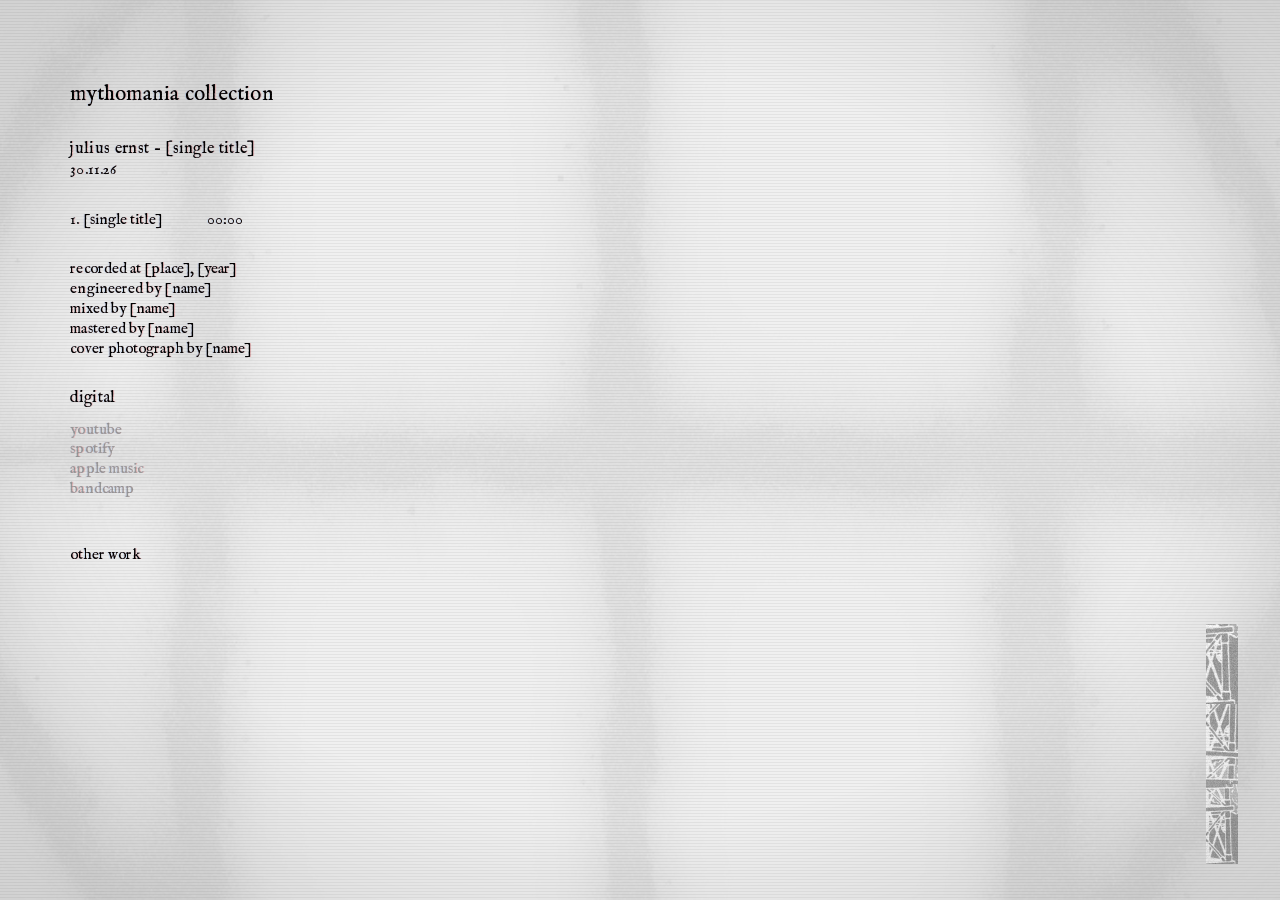
<file: index.html>
<!DOCTYPE html>
<html lang="en">
<head>
<meta charset="utf-8">
<meta name="viewport" content="width=device-width, initial-scale=1">
<title>Julius Ernst</title>
<meta name="description" content="Julius Ernst: musician, director and cinematographer. Copenhagen / Bari.">
<meta property="og:title" content="Julius Ernst">
<meta property="og:description" content="Musician, director and cinematographer. Copenhagen / Bari.">
<meta property="og:type" content="profile">
<meta property="og:url" content="https://mythomaniacollection.com/">
<meta property="og:image" content="https://mythomaniacollection.com/images/logo.jpg">
<script type="application/ld+json">
{
  "@context": "https://schema.org",
  "@type": "Person",
  "name": "Julius Ernst",
  "url": "https://mythomaniacollection.com/",
  "image": "https://mythomaniacollection.com/images/logo.jpg",
  "jobTitle": ["Musician", "Film director", "Cinematographer"],
  "alumniOf": { "@type": "CollegeOrUniversity", "name": "National Film School of Denmark" },
  "homeLocation": [
    { "@type": "City", "name": "Copenhagen" },
    { "@type": "City", "name": "Bari" }
  ],
  "memberOf": [
    { "@type": "MusicGroup", "name": "Ocean View" },
    { "@type": "MusicGroup", "name": "J.E. Useless" },
    { "@type": "MusicGroup", "name": "Josiah Konder" }
  ],
  "sameAs": [
    "https://josiahkonder.bandcamp.com/"
  ]
}
</script>
<link rel="stylesheet" href="/style.css">
</head>
<body>
<a class="home" href="/" aria-label="Home"><img src="/images/home.jpg" alt=""></a>
<main id="app"></main>
<script src="/site.js"></script>
</body>
</html>
</file>
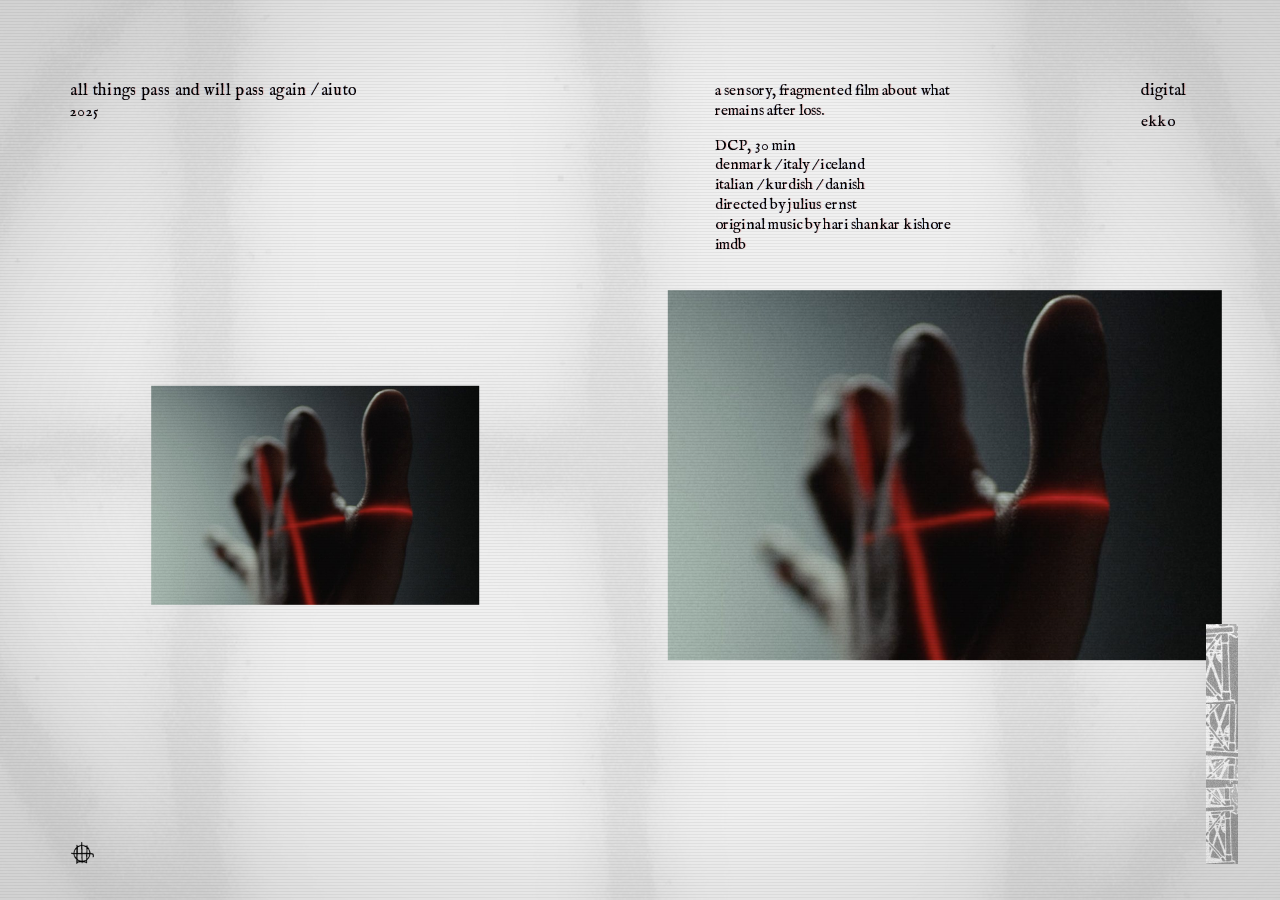
<file: all-things-pass-and-will-pass-again/index.html>
<!DOCTYPE html>
<html lang="en">
<head>
<meta charset="utf-8">
<meta name="viewport" content="width=device-width, initial-scale=1">
<title>Julius Ernst</title>
<meta property="og:image" content="https://mythomaniacollection.com/images/logo.jpg">
<link rel="stylesheet" href="/style.css">
</head>
<body>
<a class="home" href="/" aria-label="Home"><img src="/images/home.jpg" alt=""></a>
<main id="app"></main>
<script src="/site.js"></script>
</body>
</html>
</file>
<file: style.css>
@font-face { font-family: "IM Fell English"; src: url("/fonts/im-fell-english-latin-400-normal.woff2") format("woff2"); font-weight: 400; font-display: swap; }
:root {
  /* layout idea: a release sheet in the top left corner, left-aligned with a ragged right edge */
  --paper: #f0f0f0;   /* grey, from the first version */
  --ink: #000000;     /* black text */
  --muted: #9a9a9a;   /* links not live yet */
  --font-body: "IM Fell English", Georgia, serif;
  color-scheme: light;
}
* { box-sizing: border-box; }
html { background: var(--paper); }
html, body { margin: 0; color: var(--ink); }
body {
  font-family: var(--font-body);
  font-size: 15px;
  line-height: 1.32;
  letter-spacing: .005em;
  text-transform: lowercase;  /* no capitals anywhere */
  padding: 9vh 3.3vw 80px 5.5vw;
  -webkit-font-smoothing: antialiased;
}
main { display: grid; gap: 30px; justify-items: start; }
a { color: var(--ink); text-decoration: none; }
a:hover, a:focus-visible { text-decoration: none; }
a:focus-visible { outline: 1px dotted var(--ink); outline-offset: 2px; }
h1, h2 { font-size: 16px; font-weight: 400; letter-spacing: .02em; margin: 0; }
section { display: grid; gap: 10px; justify-items: start; }
ol, ul { list-style: none; margin: 0; padding: 0; }
/* a tab stop, not a box: the value sits after the title, the right edge stays ragged */
.rows li { display: grid; grid-template-columns: 23em auto; column-gap: 1.5em; }
.rows .y { font-variant-numeric: tabular-nums; }
/* tracklist: times sit a fixed gap after the longest title */
.tracks { display: grid; grid-template-columns: max-content max-content; column-gap: 3em; }
.tracks li { display: contents; }
.muted { color: var(--muted); }
.lines { display: grid; gap: 0; }
.label { display: grid; gap: 0; justify-items: start; }
.label h2 { margin-bottom: 0; }
.label .yr { margin-bottom: 1em; }
.label .about { margin: 0 0 1em; max-width: 46ch; }
.text p { margin: 0 0 1em; max-width: 46ch; white-space: pre-line; }
.text p:last-child { margin-bottom: 0; }
.bio { margin-top: 40px; }
.part { margin-top: 40px; }
.imgs { display: grid; gap: 12px; }
.imgs { margin-bottom: 12px; }
.imgs img { margin-bottom: 0; }
.nav { display: flex; gap: 1.5em; margin-top: 16px; }
.home { position: fixed; bottom: 4vh; right: 3.3vw; display: block; line-height: 0; }
.home img { width: 60px; height: auto; display: block; }
.logo { display: block; width: 300px; max-width: 100%; height: auto; aspect-ratio: 1 / 1; object-fit: cover; margin-bottom: 12px; }
@media (max-width: 420px) {
  body { font-size: 15px; padding: 40px 20px 64px 28px; }
  h1, h2 { font-size: 16px; }
  main { gap: 28px; }
  .rows li { grid-template-columns: minmax(0, 1fr) auto; }
}
@media (prefers-reduced-motion: reduce) { * { transition: none !important; } }

/* the outer layer: mythomania collection, top of every page */
.mm { margin-bottom: 30px; }
.mm a { font-size: 21px; letter-spacing: .01em; display: inline-flex; align-items: center; gap: .42em; }
/* the small mark is the back button, in the text colour */
.back-mark {
  display: inline-block; width: 26px; height: 25px; vertical-align: middle;
  background: var(--ink);
  -webkit-mask: url("/images/mark-small.png") center / contain no-repeat;
          mask: url("/images/mark-small.png") center / contain no-repeat;
}

/* the mythomania mark: huge and smeared, centred, in a red that sinks into the background */
.mark {
  position: fixed; z-index: 0; pointer-events: none;
  height: 165vmax; height: calc(1.22 * hypot(100vw, 100vh));
  aspect-ratio: 1054 / 1012; width: auto;
  left: 50%; top: 50%; transform: translate(-47.96%, -52.33%);
  background: #000000; opacity: .07;
  -webkit-mask: url("/images/mark.png?v=18") center / 100% 100% no-repeat;
          mask: url("/images/mark.png?v=18") center / 100% 100% no-repeat;
}
main, .mm, .home { position: relative; z-index: 1; }
.home { position: fixed; }

/* the tower: six pieces of the corner picture stacked into one structure */
.home img + img { margin-top: 0; }
/* each piece sits a little off, so they only roughly fit together */
.home img:nth-child(1) { transform: translateX(3px) rotate(1.4deg); margin-bottom: -2px; }
.home img:nth-child(2) { transform: translateX(-2px) rotate(-.8deg); margin-bottom: -1px; }
.home img:nth-child(3) { transform: translateX(4px) rotate(.6deg); margin-bottom: -2px; }
.home img:nth-child(4) { transform: translateX(-3px) rotate(-1.2deg); margin-bottom: -1px; }
.home img:nth-child(5) { transform: translateX(1px) rotate(.9deg); margin-bottom: -2px; }
/* hover: everything snaps straight at once */
.home:hover img, .home:focus-visible img { transform: none; }

/* old tv screen: fine scanlines, a soft dark edge and a faint colour fringe (still, no animation) */
.crt {
  position: fixed; inset: 0; z-index: 5; pointer-events: none;
  background:
    repeating-linear-gradient(to bottom, rgba(0,0,0,.05) 0, rgba(0,0,0,.05) 1px, transparent 1px, transparent 3px),
    radial-gradient(ellipse at center, transparent 58%, rgba(0,0,0,.12) 100%);
}
main, .mm { text-shadow: .5px 0 rgba(255,0,0,.18), -.5px 0 rgba(0,120,255,.14); }
/* the tower sits above the page content so it can always be hovered and clicked */
.home { z-index: 4; }
/* hover: the pieces snap so the tan right-hand pillar lines up straight through the whole tower */
.home:hover img:nth-child(1), .home:focus-visible img:nth-child(1) { transform: translateX(2.25px); }   /* tower-2 */
.home:hover img:nth-child(2), .home:focus-visible img:nth-child(2) { transform: translateX(-4.5px); }   /* tower-1 */
.home:hover img:nth-child(3), .home:focus-visible img:nth-child(3) { transform: none; }                 /* the original */

/* the tower in black and white, inverted */
.home img { filter: grayscale(1) invert(1) contrast(1.35); }
/* only the scaffolding: keep the left 53% of each piece, same height as before */
.home img { width: 32px; height: 80px; object-fit: cover; object-position: left center; }
/* at rest the squares stack straight; on hover they shift so the right pillar lines up */
.home img:nth-child(n) { transform: none; margin-bottom: 0; }
.home:hover img:nth-child(1), .home:focus-visible img:nth-child(1) { transform: translateX(2.75px); }
.home:hover img:nth-child(2), .home:focus-visible img:nth-child(2) { transform: translateX(-4px); }
.home:hover img:nth-child(3), .home:focus-visible img:nth-child(3) { transform: none; }

/* pictures for the release, films and albums, above the title */
.imgs img { width: 300px; max-width: 100%; height: auto; display: block; }
/* film stills are 3:2, the same width as the album covers */
.imgs.film img { width: 300px; aspect-ratio: 3 / 2; height: auto; object-fit: cover; }
/* no label name on the single work pages */
.is-work .mm { display: none; }
/* title sits closer to the picture */
.imgs { margin-bottom: -14px; }
/* the back mark 10% smaller */
.back-mark { width: 23.4px; height: 22.5px; }
.caps { text-transform: none; }

/* work pages, like a record shop release page:
   one line of text across the top (title left, facts and links to the right),
   then a strip of big pictures below that scrolls sideways */
.is-work main { display: block; }
.is-work .top { width: 100%; justify-self: stretch; display: grid; grid-template-columns: minmax(0, 1fr) minmax(0, 25em) max-content max-content; column-gap: 4vw; align-items: start; }
.is-work .head .yr { margin-bottom: 0; }
.is-work .side { display: grid; gap: 24px; justify-items: start; }
.is-work .info .about { max-width: 34ch; }
.is-work .imgs {
  display: flex; align-items: center; gap: 5vw;
  margin: 6vh -3.3vw 0 -5.5vw; padding: 0 5.5vw;
  width: calc(100% + 8.8vw); justify-self: stretch; height: 58vh; overflow-x: auto; overflow-y: hidden;
  scrollbar-width: none;
}
.is-work .imgs::-webkit-scrollbar { display: none; }
.is-work #app, .is-work main > * { min-width: 0; }
.is-work .imgs:first-child { margin-top: 0; }
.is-work .nav { position: fixed; left: 5.5vw; bottom: 4vh; margin: 0; z-index: 4; }
@media (max-width: 800px) {
  .is-work .top { grid-template-columns: minmax(0, 1fr); row-gap: 24px; }
  .is-work .imgs { height: auto; margin-top: 32px; gap: 20px; margin-left: -28px; margin-right: -20px; padding: 0 28px; }
  .is-work .nav { position: static; margin-top: 24px; }
}

.is-work .side .label { margin-bottom: 0; }
.is-work .tl .tracks { column-gap: 2.5em; }

/* the picture strip, built like the shop page we copied.
   Every picture sits in a tall 1:2 frame; on a laptop each frame is 140% of the screen high.
   "big" fills 88% of the frame's width, "small" 52% (a bit lower). Films are always 3:2. */
.is-work .frame { position: relative; flex: none; margin: 0; }
.is-work .frame img { display: block; height: auto; max-width: none; margin: 0 auto; }
.is-work .frame.big img { width: 88%; }
.is-work .frame.small img { width: 52%; }
.is-work .film .frame img { aspect-ratio: 3 / 2; object-fit: cover; }

@media (min-width: 801px) {
  .is-work main { z-index: auto; }
  .is-work .imgs {
    position: fixed; left: 0; top: -20vh; z-index: 1;
    width: 100vw; height: 140vh; margin: 0; padding: 0; gap: 0;
    align-items: center;
  }
  .is-work .frame { height: 140vh; aspect-ratio: 1 / 2; }
  .is-work .frame img { position: absolute; left: 50%; top: 52%; transform: translate(-50%, -50%); max-height: 86vh; object-fit: contain; }
  .is-work .frame.small img { top: 53.6%; }
  .is-work .film .frame img { object-fit: cover; }
  .is-work .top { position: relative; z-index: 2; pointer-events: none; }
  .is-work .top a { pointer-events: auto; }
}
@media (max-width: 800px) {
  /* phones: one picture per screen width, swipe sideways */
  .is-work .imgs { gap: 0; margin-left: -28px; margin-right: -20px; padding: 0; }
  .is-work .frame { width: 100vw; padding: 10vw 0; }
}
</file>
